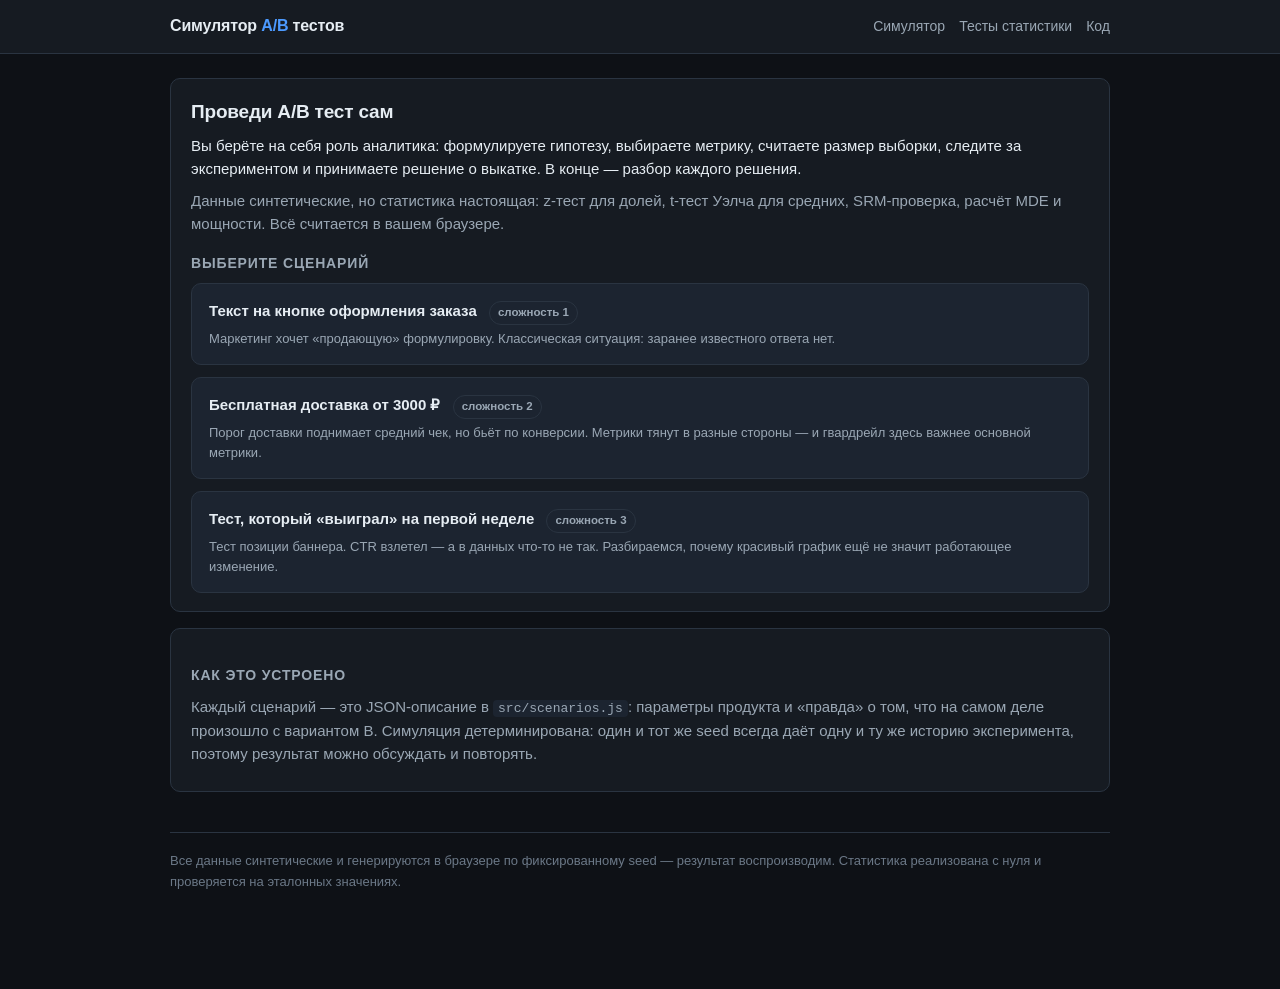
<file: index.html>
<!DOCTYPE html>
<html lang="ru">
<head>
<meta charset="utf-8">
<meta name="viewport" content="width=device-width, initial-scale=1">
<title>Симулятор A/B тестов — тренажёр аналитика</title>
<meta name="description" content="Интерактивный тренажёр A/B тестов: гипотеза, MDE, мощность, статистика и разбор собственных ошибок. Всё считается в браузере, данные синтетические.">
<link rel="stylesheet" href="styles.css">
<link rel="icon" href="data:image/svg+xml,<svg xmlns='http://www.w3.org/2000/svg' viewBox='0 0 32 32'><text y='26' font-size='26'>🧪</text></svg>">
</head>
<body>
<header class="site">
  <div class="wrap">
    <div class="brand">Симулятор <span>A/B</span> тестов</div>
    <nav class="top">
      <a href="#" id="nav-sim">Симулятор</a>
      <a href="tests.html">Тесты статистики</a>
      <a href="https://github.com/mishandri/simulator-ab" id="nav-src" target="_blank" rel="noopener">Код</a>
    </nav>
  </div>
</header>

<div class="wrap">
  <div id="app"></div>
  <footer class="site">
    Все данные синтетические и генерируются в браузере по фиксированному seed — результат воспроизводим.
    Статистика реализована с нуля и проверяется на эталонных значениях.
  </footer>
</div>

<script type="module" src="src/app.js"></script>
</body>
</html>
</file>
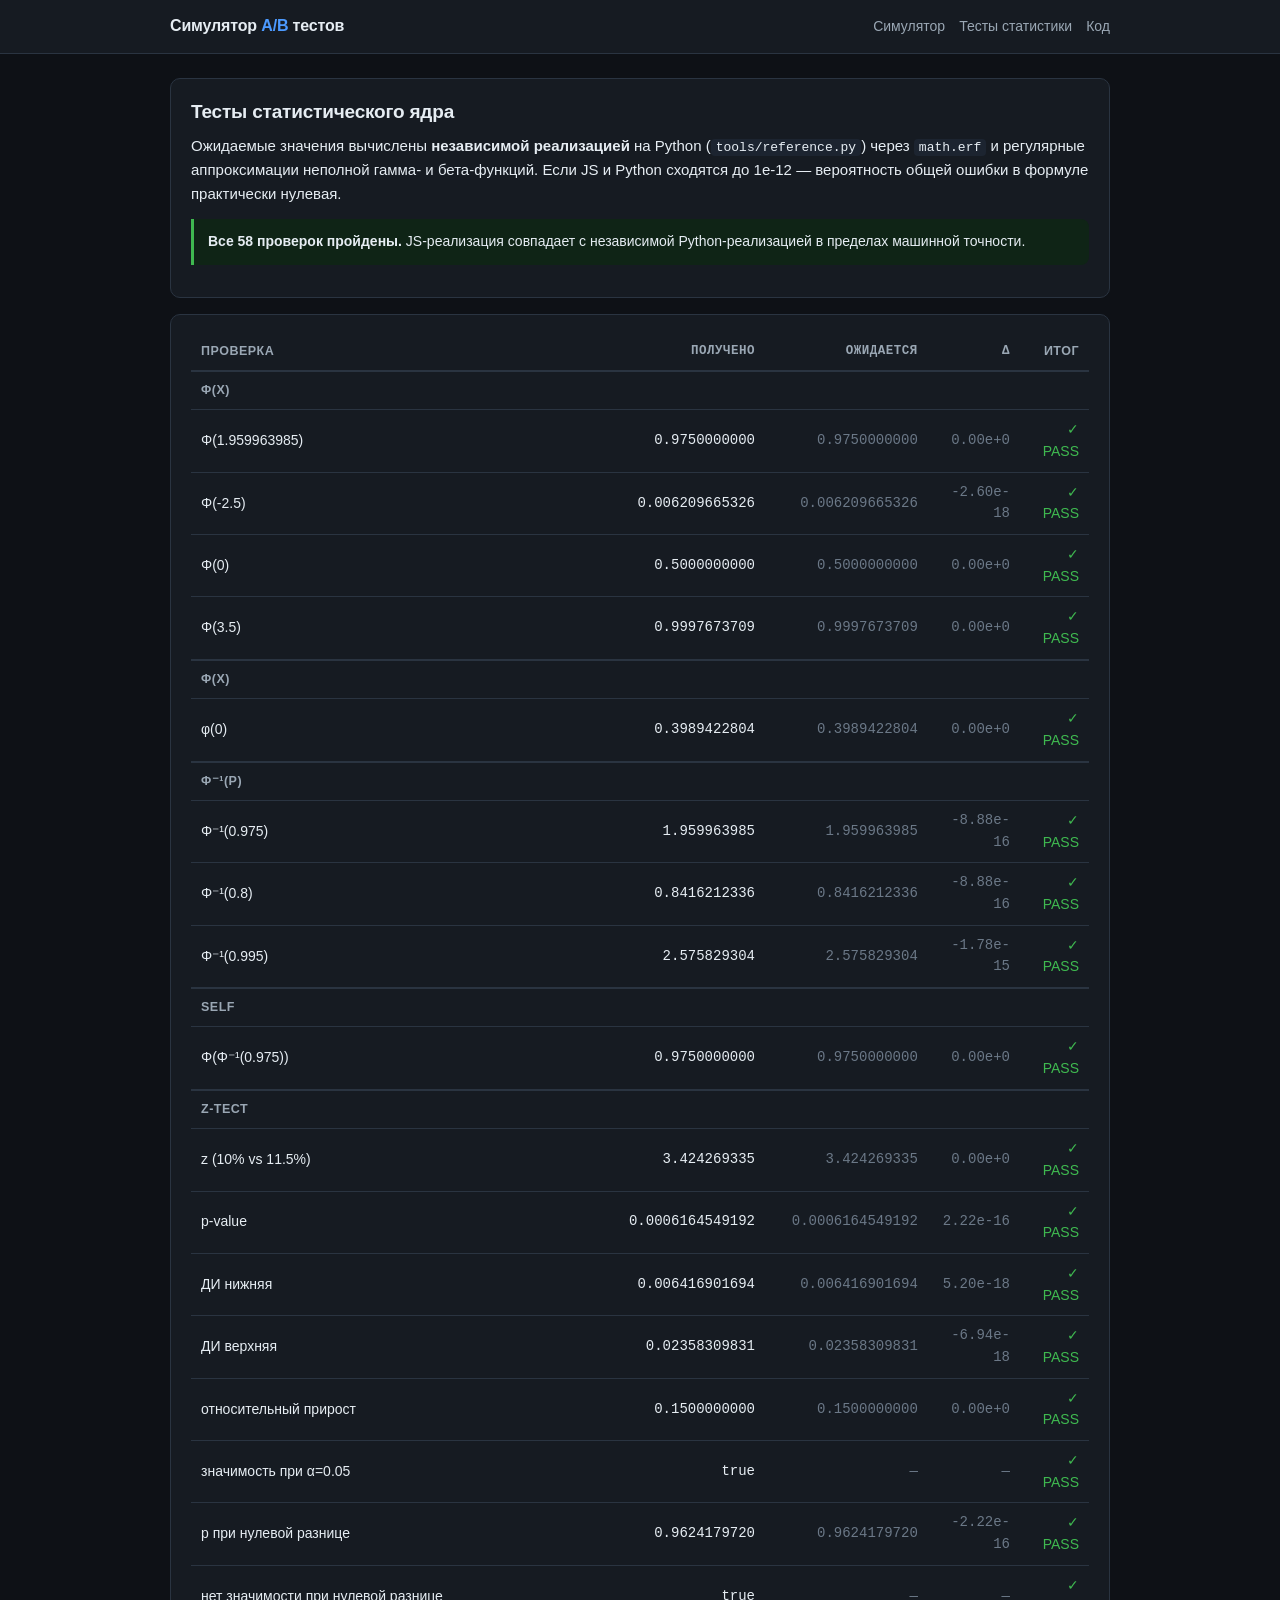
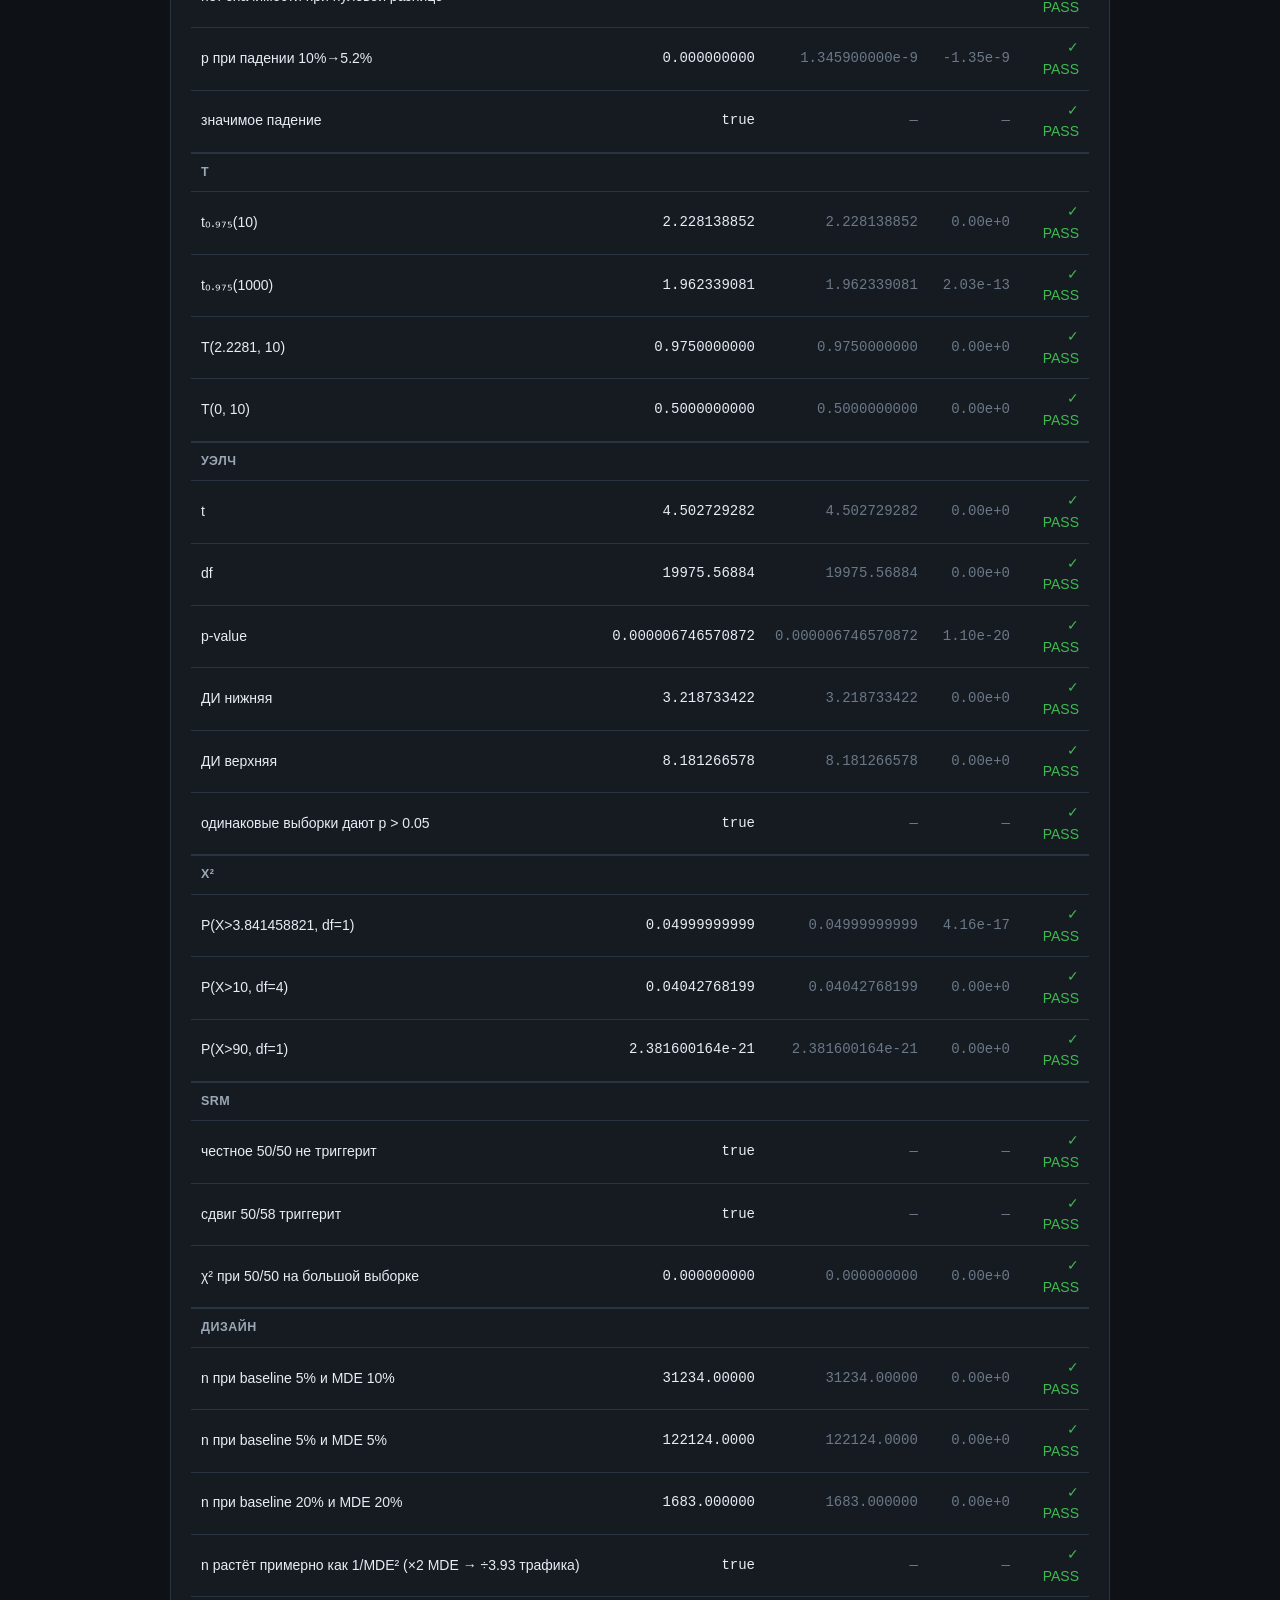
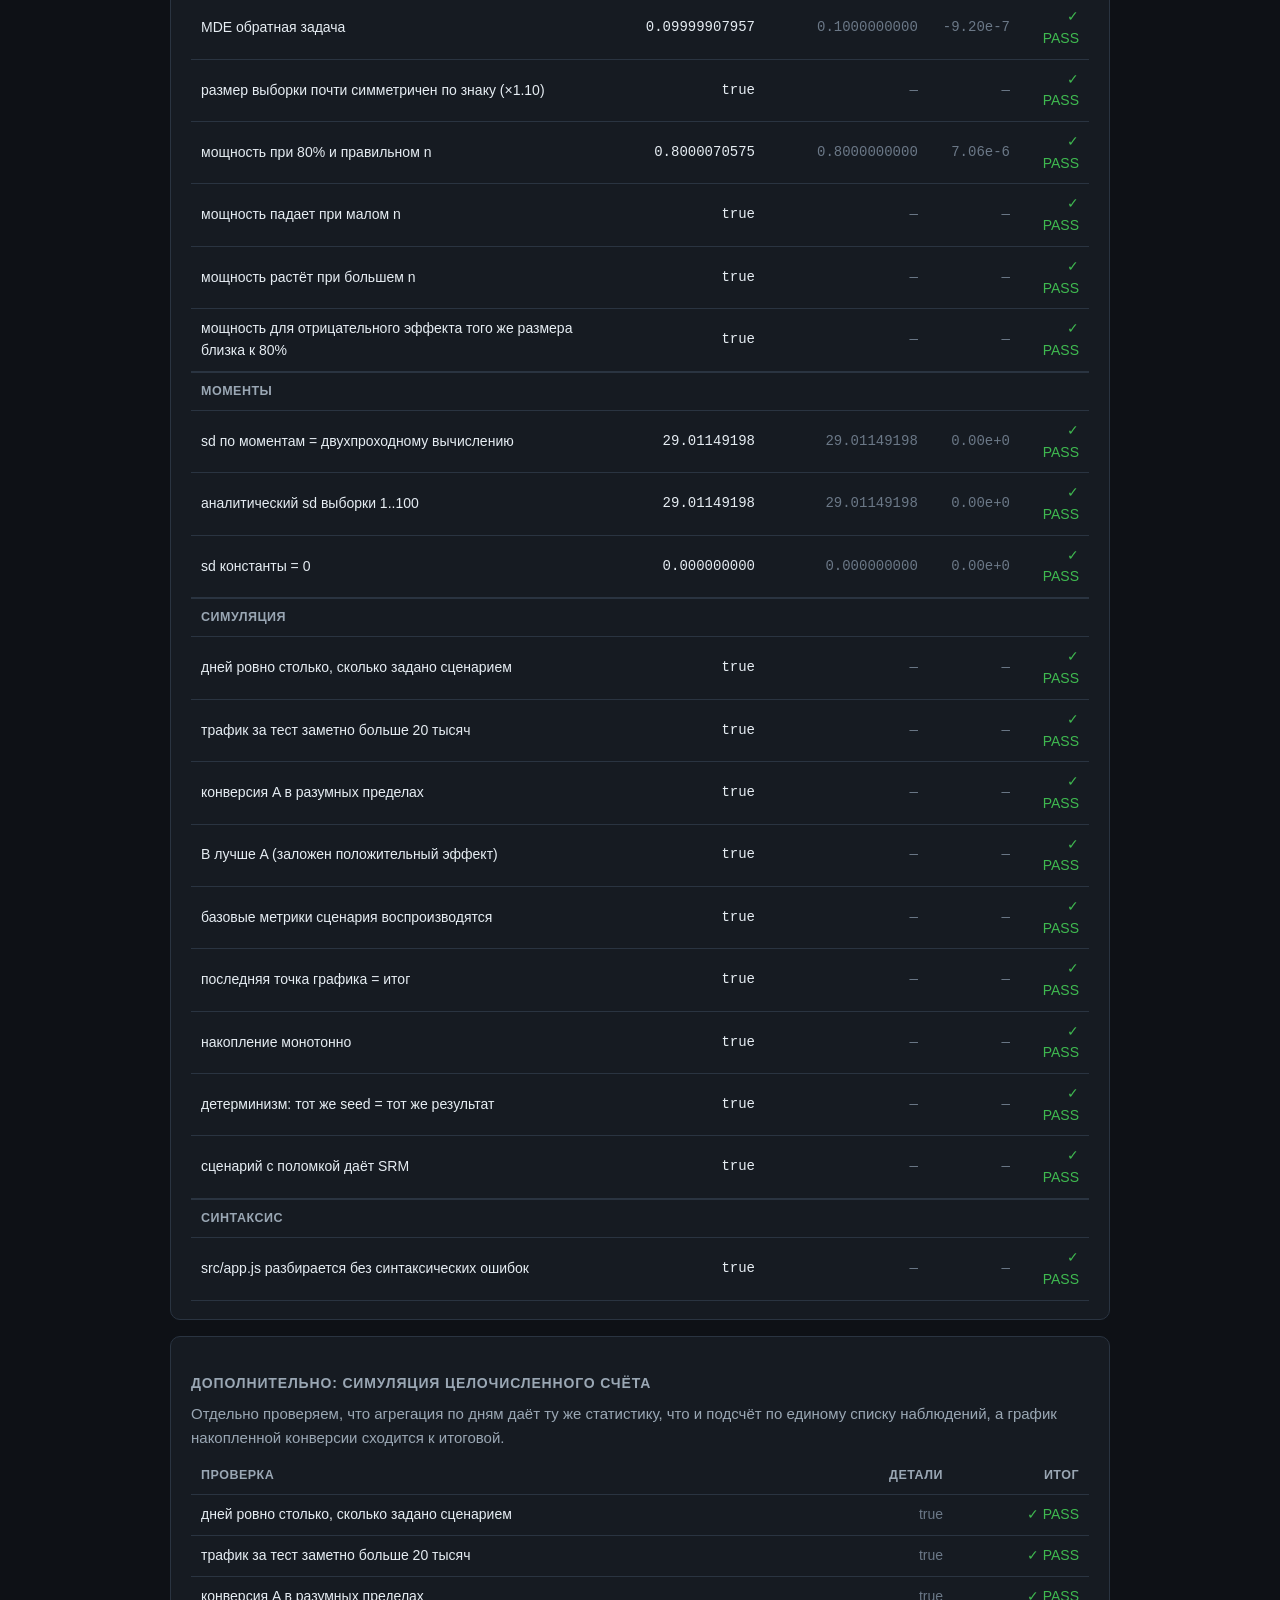
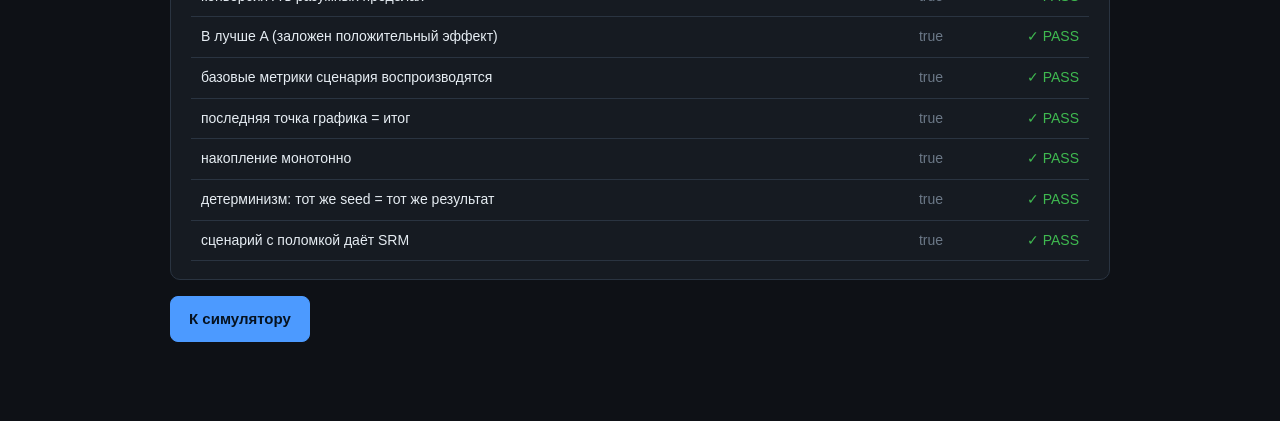
<file: tests.html>
<!DOCTYPE html>
<html lang="ru">
<head>
<meta charset="utf-8">
<meta name="viewport" content="width=device-width, initial-scale=1">
<title>Тесты статистики — Симулятор A/B тестов</title>
<link rel="stylesheet" href="styles.css">
<link rel="icon" href="data:image/svg+xml,<svg xmlns='http://www.w3.org/2000/svg' viewBox='0 0 32 32'><text y='26' font-size='26'>🧪</text></svg>">
</head>
<body>
<header class="site">
  <div class="wrap">
    <div class="brand">Симулятор <span>A/B</span> тестов</div>
    <nav class="top">
      <a href="index.html">Симулятор</a>
      <a href="tests.html">Тесты статистики</a>
      <a href="https://github.com/mishandri/simulator-ab" id="nav-src" target="_blank" rel="noopener">Код</a>
    </nav>
  </div>
</header>

<div class="wrap">
  <div class="card">
    <h2>Тесты статистического ядра</h2>
    <p class="lead">Ожидаемые значения вычислены <b>независимой реализацией</b> на Python
    (<code>tools/reference.py</code>) через <code>math.erf</code> и регулярные аппроксимации
    неполной гамма- и бета-функций. Если JS и Python сходятся до 1e-12 — вероятность общей
    ошибки в формуле практически нулевая.</p>
    <div id="summary" class="note">Запускаем…</div>
  </div>
  <div class="card">
    <table id="results">
      <tr><th>Проверка</th><th class="num">Получено</th><th class="num">Ожидается</th><th class="num">Δ</th><th>Итог</th></tr>
      <tbody></tbody>
    </table>
  </div>
  <div class="card">
    <h3>Дополнительно: симуляция целочисленного счёта</h3>
    <p>Отдельно проверяем, что агрегация по дням даёт ту же статистику, что и подсчёт по
    единому списку наблюдений, а график накопленной конверсии сходится к итоговой.</p>
    <table id="simtests">
      <tr><th>Проверка</th><th>Детали</th><th>Итог</th></tr>
      <tbody></tbody>
    </table>
  </div>
  <div class="row">
    <a href="index.html"><button class="primary">К симулятору</button></a>
  </div>
</div>

<script type="module">
import {
  normCdf, normInv, normPdf, twoProportionZTest, welchFromStats, welchTTest,
  studentTCdf, studentTInv, chi2SF, srmCheck, sampleSizeProportion, mdeForProportion,
  powerForProportion, sdFromMoments,
} from './src/stats.js';
import { runExperiment, aggregate, cumulativeByDay } from './src/sim.js';
import { getScenario } from './src/scenarios.js';

const rows = [];
function check(group, name, got, expected, tol = 1e-9) {
  const ok = typeof got === 'boolean' ? got === expected
    : Math.abs(got - expected) <= tol * Math.max(1, Math.abs(expected));
  rows.push({ group, name, got, expected, ok });
}
const bool = (group, name, got) => rows.push({ group, name, got: String(got), expected: '—', ok: !!got });

/* ---------- нормальное распределение ---------- */
check('Φ(x)', 'Φ(1.959963985)', normCdf(1.959963985), 0.9750000000268815, 1e-9);
check('Φ(x)', 'Φ(-2.5)', normCdf(-2.5), 0.006209665325776139, 1e-12);
check('Φ(x)', 'Φ(0)', normCdf(0), 0.5, 1e-12);
check('Φ(x)', 'Φ(3.5)', normCdf(3.5), 0.9997673709209645, 1e-11);
check('φ(x)', 'φ(0)', normPdf(0), 0.3989422804014327, 1e-12);
check('Φ⁻¹(p)', 'Φ⁻¹(0.975)', normInv(0.975), 1.9599639845400545, 1e-10);
check('Φ⁻¹(p)', 'Φ⁻¹(0.8)', normInv(0.8), 0.8416212335729141, 1e-10);
check('Φ⁻¹(p)', 'Φ⁻¹(0.995)', normInv(0.995), 2.5758293035488986, 1e-10);
check('self', 'Φ(Φ⁻¹(0.975))', normCdf(normInv(0.975)), 0.975, 1e-12);

/* ---------- z-тест для долей ---------- */
let r = twoProportionZTest(1000, 10000, 1150, 10000);
check('z-тест', 'z (10% vs 11.5%)', r.z, 3.4242693353108837, 1e-10);
check('z-тест', 'p-value', r.pValue, 0.0006164549192146929, 1e-10);
check('z-тест', 'ДИ нижняя', r.ci[0], 0.006416901693801845, 1e-10);
check('z-тест', 'ДИ верхняя', r.ci[1], 0.023583098306198154, 1e-10);
check('z-тест', 'относительный прирост', r.relLift, 0.15, 1e-12);
bool('z-тест', 'значимость при α=0.05', r.significant === true);

r = twoProportionZTest(1000, 10000, 1002, 10000);
check('z-тест', 'p при нулевой разнице', r.pValue, 0.9624179720259562, 1e-10);
bool('z-тест', 'нет значимости при нулевой разнице', r.significant === false);

r = twoProportionZTest(500, 5000, 260, 5000);
check('z-тест', 'p при падении 10%→5.2%', r.pValue, 1.3459e-09, 5e-3);
bool('z-тест', 'значимое падение', r.significant === true);

/* ---------- t-распределение ---------- */
check('t', 't₀.₉₇₅(10)', studentTInv(0.975, 10), 2.228138851986274, 1e-10);
check('t', 't₀.₉₇₅(1000)', studentTInv(0.975, 1000), 1.9623390808264358, 1e-10);
check('t', 'T(2.2281, 10)', studentTCdf(2.228138851986274, 10), 0.975, 1e-12);
check('t', 'T(0, 10)', studentTCdf(0, 10), 0.5, 1e-12);

/* ---------- t-тест Уэлча ---------- */
const wa = welchFromStats(
  { meanA: 102.4, sdA: 88, nA: 10000 },
  { meanB: 108.1, sdB: 91, nB: 10000 }
);
check('Уэлч', 't', wa.t, 4.502729281540168, 1e-9);
check('Уэлч', 'df', wa.df, 19975.56884426566, 1e-9);
check('Уэлч', 'p-value', wa.pValue, 6.746570872190815e-06, 1e-6);
check('Уэлч', 'ДИ нижняя', wa.ci[0], 3.2187334219296115, 1e-9);
check('Уэлч', 'ДИ верхняя', wa.ci[1], 8.181266578070366, 1e-9);

const raw = [];
for (let i = 0; i < 5000; i++) raw.push(i / 50);
const wb = welchTTest(raw, raw.map((v) => v + 1.1));
bool('Уэлч', 'одинаковые выборки дают p > 0.05', wb.pValue > 0.05);

/* ---------- хи-квадрат и SRM ---------- */
check('χ²', 'P(X>3.841458821, df=1)', chi2SF(3.841458821, 1), 0.049999999990879, 1e-8);
check('χ²', 'P(X>10, df=4)', chi2SF(10, 4), 0.04042768199451279, 1e-10);
check('χ²', 'P(X>90, df=1)', chi2SF(90, 1), 2.3816001643962974e-21, 1e-9);

bool('SRM', 'честное 50/50 не триггерит', srmCheck(100000, 100000).srm === false);
bool('SRM', 'сдвиг 50/58 триггерит', srmCheck(95000, 105000).srm === true);
check('SRM', 'χ² при 50/50 на большой выборке', srmCheck(20000, 20000).chi2, 0, 1e-12);

/* ---------- MDE / мощность / выборка ---------- */
check('дизайн', 'n при baseline 5% и MDE 10%', sampleSizeProportion(0.05, 0.10), 31234, 0);
check('дизайн', 'n при baseline 5% и MDE 5%', sampleSizeProportion(0.05, 0.05), 122124, 0);
check('дизайн', 'n при baseline 20% и MDE 20%', sampleSizeProportion(0.20, 0.20), 1683, 0);
const mdeRatio = sampleSizeProportion(0.05, 0.04) / sampleSizeProportion(0.05, 0.08);
bool('дизайн', 'n растёт примерно как 1/MDE² (×2 MDE → ÷3.93 трафика)', mdeRatio > 3.8 && mdeRatio < 4.2);
check('дизайн', 'MDE обратная задача', mdeForProportion(0.05, 31234, 0.8, 0.05), 0.1, 1e-6);
{
  // размер выборки почти симметричен по знаку эффекта (различие — из-за асимметрии долей)
  const nPos = sampleSizeProportion(0.05, 0.1);
  const nNeg = sampleSizeProportion(0.05, -0.1);
  const ratioN = Math.max(nPos, nNeg) / Math.min(nPos, nNeg);
  bool('дизайн', `размер выборки почти симметричен по знаку (×${ratioN.toFixed(2)})`, ratioN < 1.15);
}
check('дизайн', 'мощность при 80% и правильном n', powerForProportion(0.05, 0.1, 31234, 0.05), 0.8, 2e-3);
bool('дизайн', 'мощность падает при малом n', powerForProportion(0.05, 0.1, 5000, 0.05) < 0.5);
bool('дизайн', 'мощность растёт при большем n', powerForProportion(0.05, 0.1, 200000, 0.05) > 0.99);
bool('дизайн', 'мощность для отрицательного эффекта того же размера близка к 80%', Math.abs(powerForProportion(0.05, -0.1, 31234, 0.05) - 0.8) < 0.06);

/* ---------- моменты и симуляция ---------- */
// sd по моментам должен совпадать с честным двухпроходным вычислением
const seq = Array.from({ length: 100 }, (_, i) => i + 1);
const seqSum = seq.reduce((a, b) => a + b, 0);
const seqSumSq = seq.reduce((a, b) => a + b * b, 0);
const seqMean = seqSum / seq.length;
const twoPass = Math.sqrt(seq.reduce((s, v) => s + (v - seqMean) ** 2, 0) / (seq.length - 1));
check('моменты', 'sd по моментам = двухпроходному вычислению', sdFromMoments(seqSum, seqSumSq, 100), twoPass, 1e-10);
check('моменты', 'аналитический sd выборки 1..100', sdFromMoments(seqSum, seqSumSq, 100), 29.011491975882016, 1e-12);
check('моменты', 'sd константы = 0', sdFromMoments(50 * 1000, 2500 * 1000, 1000), 0, 1e-12);

const sc = getScenario('checkout-button');
const sim = runExperiment(sc, {});
const t = aggregate(sim.days);
bool('симуляция', 'дней ровно столько, сколько задано сценарием', sim.days.length === sc.durationDays);
bool('симуляция', 'трафик за тест заметно больше 20 тысяч', t.visitors.A + t.visitors.B > 20000);
bool('симуляция', 'конверсия A в разумных пределах', t.conv.A / t.visitors.A > 0.05 && t.conv.A / t.visitors.A < 0.16);
bool('симуляция', 'B лучше A (заложен положительный эффект)', t.conv.B / t.visitors.B > t.conv.A / t.visitors.A);
bool('симуляция', 'базовые метрики сценария воспроизводятся', Math.abs(t.clicks.A / t.visitors.A - sc.baselineCtr) < 0.02);
const cum = cumulativeByDay(sim.days);
bool('симуляция', 'последняя точка графика = итог', Math.abs(cum.at(-1).rateA - t.conv.A / t.visitors.A) < 1e-12);
bool('симуляция', 'накопление монотонно', cum.every((d, i) => i === 0 || d.cumN_A >= cum[i - 1].cumN_A));

const sim2 = runExperiment(sc, {});
bool('симуляция', 'детерминизм: тот же seed = тот же результат', sim2.total.conv.B === t.conv.B);

const simSrm = runExperiment(getScenario('broken-randomizer'), {});
bool('симуляция', 'сценарий с поломкой даёт SRM', srmCheck(simSrm.total.visitors.A, simSrm.total.visitors.B).srm === true);

/* ---------- синтаксическая проверка интерфейса ---------- */
// app.js нельзя просто импортировать: на этой странице нет нужного DOM и модуль
// упадёт при обращении к элементам. Но ошибка разбора и ошибка исполнения —
// разные вещи, поэтому достаточно убедиться, что это не SyntaxError.
let uiSyntaxOk = true;
let uiErrMessage = '';
try {
  await import('./src/app.js');
} catch (e) {
  uiErrMessage = String((e && e.message) || e);
  if (e instanceof SyntaxError || /SyntaxError|Invalid or unexpected token/i.test(uiErrMessage)) {
    uiSyntaxOk = false;
  }
}
bool('синтаксис', 'src/app.js разбирается без синтаксических ошибок', uiSyntaxOk);

/* ---------- вывод ---------- */
const tb = document.querySelector('#results tbody');
let lastGroup = '';
for (const r of rows) {
  if (r.group !== lastGroup) {
    tb.innerHTML += `<tr><th colspan="5" style="border-top:2px solid #2a3441">${r.group}</th></tr>`;
    lastGroup = r.group;
  }
  const d = typeof r.got === 'number' && typeof r.expected === 'number'
    ? (r.got - r.expected).toExponential(2) : '—';
  tb.innerHTML += `<tr>
    <td>${r.name}</td>
    <td class="num">${typeof r.got === 'number' ? r.got.toPrecision(10) : r.got}</td>
    <td class="num muted">${typeof r.expected === 'number' ? r.expected.toPrecision(10) : r.expected}</td>
    <td class="num muted">${d}</td>
    <td class="${r.ok ? 'pos' : 'neg'}">${r.ok ? '✓ PASS' : '✗ FAIL'}</td>
  </tr>`;
}

const failed = rows.filter((r) => !r.ok);
document.querySelector('#summary').className = failed.length ? 'note bad' : 'note good';
document.querySelector('#summary').innerHTML = failed.length
  ? `<b>Провалено ${failed.length} из ${rows.length}</b><br>` +
    failed.map((r) => `${r.group} → ${r.name}: ${r.got} вместо ${r.expected}`).join('<br>')
  : `<b>Все ${rows.length} проверок пройдены.</b> JS-реализация совпадает с независимой
     Python-реализацией в пределах машинной точности.`;

const st = document.querySelector('#simtests tbody');
for (const r of rows.filter((r) => r.group === 'симуляция')) {
  st.innerHTML += `<tr><td>${r.name}</td><td class="muted">${r.got}</td>
    <td class="${r.ok ? 'pos' : 'neg'}">${r.ok ? '✓ PASS' : '✗ FAIL'}</td></tr>`;
}
</script>
</body>
</html>
</file>
<file: styles.css>
:root {
  --bg: #0e1116;
  --bg-2: #161b22;
  --bg-3: #1c2430;
  --line: #2a3441;
  --fg: #e6edf3;
  --fg-dim: #9aa7b4;
  --fg-faint: #6b7887;
  --accent: #4c9aff;
  --a: #4c9aff;
  --b: #f0883e;
  --good: #3fb950;
  --warn: #d29922;
  --bad: #f85149;
  --radius: 10px;
  --mono: ui-monospace, "SF Mono", "Cascadia Code", Consolas, monospace;
}

* { box-sizing: border-box; }

body {
  margin: 0;
  background: var(--bg);
  color: var(--fg);
  font: 15px/1.55 -apple-system, "Segoe UI", Roboto, Helvetica, Arial, sans-serif;
  -webkit-font-smoothing: antialiased;
}

a { color: var(--accent); }

.wrap { max-width: 980px; margin: 0 auto; padding: 24px 20px 80px; }

/* ---------- шапка ---------- */
header.site {
  border-bottom: 1px solid var(--line);
  background: var(--bg-2);
  position: sticky;
  top: 0;
  z-index: 20;
}
header.site .wrap { padding: 14px 20px; display: flex; align-items: center; gap: 16px; }
.brand { font-weight: 700; font-size: 16px; letter-spacing: -0.01em; }
.brand span { color: var(--accent); }
nav.top { display: flex; gap: 14px; margin-left: auto; font-size: 14px; }
nav.top a { color: var(--fg-dim); text-decoration: none; }
nav.top a:hover { color: var(--fg); }

/* ---------- степпер ---------- */
.stepper {
  display: flex;
  gap: 6px;
  margin: 20px 0 26px;
  flex-wrap: wrap;
}
.stepper .st {
  flex: 1;
  min-width: 96px;
  padding: 8px 10px;
  border: 1px solid var(--line);
  border-radius: 8px;
  font-size: 12.5px;
  color: var(--fg-faint);
  background: var(--bg-2);
  text-align: center;
}
.stepper .st.done { color: var(--fg-dim); border-color: #24405c; }
.stepper .st.now { color: var(--fg); border-color: var(--accent); background: #12243a; font-weight: 600; }
.stepper .st.todo { color: #4a5561; border-color: #1f262f; }
/* Возврат назад: курсор и подсветка только у доступных шагов */
.stepper .st.back { cursor: pointer; user-select: none; }
.stepper .st.back:hover { border-color: var(--accent); color: var(--fg); background: #12243a; }
.stepper .st.back:focus-visible { outline: 2px solid var(--accent); outline-offset: 1px; }
.stepper .st.now { cursor: default; }

/* ---------- карточки ---------- */
.card {
  background: var(--bg-2);
  border: 1px solid var(--line);
  border-radius: var(--radius);
  padding: 18px 20px;
  margin-bottom: 16px;
}
.card h2 { margin: 0 0 6px; font-size: 19px; letter-spacing: -0.01em; }
.card h3 { margin: 18px 0 8px; font-size: 14px; text-transform: uppercase; letter-spacing: 0.06em; color: var(--fg-dim); }
.card p { margin: 8px 0; color: var(--fg-dim); }
.card p.lead { color: var(--fg); }

label { display: block; font-size: 13px; color: var(--fg-dim); margin: 14px 0 6px; }
input[type="text"], input[type="number"], textarea, select {
  width: 100%;
  padding: 10px 12px;
  background: var(--bg-3);
  border: 1px solid var(--line);
  border-radius: 8px;
  color: var(--fg);
  font: inherit;
}
textarea { min-height: 78px; resize: vertical; }
input[type="range"] { width: 100%; accent-color: var(--accent); }

button {
  font: inherit;
  padding: 10px 18px;
  border-radius: 8px;
  border: 1px solid var(--line);
  background: var(--bg-3);
  color: var(--fg);
  cursor: pointer;
}
button:hover:not(:disabled) { border-color: var(--accent); }
button:disabled { opacity: 0.45; cursor: not-allowed; }
button.primary { background: var(--accent); border-color: var(--accent); color: #06121f; font-weight: 600; }
button.danger { border-color: #5a2725; color: #ff9d96; }
button.danger:hover:not(:disabled) { border-color: var(--bad); }
.row { display: flex; gap: 10px; flex-wrap: wrap; margin-top: 16px; }

/* ---------- опции-карточки ---------- */
.options { display: grid; gap: 10px; margin-top: 6px; }
.opt {
  display: flex;
  gap: 12px;
  align-items: flex-start;
  padding: 13px 15px;
  border: 1px solid var(--line);
  border-radius: var(--radius);
  background: var(--bg-3);
  cursor: pointer;
}
.opt:hover { border-color: #3d5f85; }
.opt.sel { border-color: var(--accent); background: #12243a; }
/* Метрика, которой нет в симуляции: не выбирается и не выглядит доступной */
.opt.off {
  opacity: .55;
  cursor: not-allowed;
  border-style: dashed;
  background: transparent;
}
.opt.off:hover { border-color: var(--line); }
.opt .t .tag.off {
  border-color: var(--fg-faint);
  color: var(--fg-faint);
  margin-left: 8px;
  font-size: 10.5px;
  vertical-align: 1px;
}

/* ---------- всплывающие подсказки ---------- */
.tip {
  display: inline-flex;
  align-items: center;
  justify-content: center;
  /* Кружок — это <button>, поэтому на него действуют общие для кнопок
     padding и min-width: auto. Как флекс-элемент он не сжимается ниже
     своего содержимого, и без этих двух строк вместо круга выходил овал. */
  padding: 0;
  min-width: 0;
  width: 15px;
  height: 15px;
  flex: 0 0 auto;
  margin-left: 6px;
  border: 1px solid var(--line);
  border-radius: 50%;
  background: var(--bg-3);
  color: var(--fg-faint);
  font-size: 10px;
  line-height: 1;
  cursor: help;
  vertical-align: 1px;
  transition: color .12s, border-color .12s;
}
/* Подсказка раскрывается по наведению на весь блок: .tip-body лежит рядом
   с кружком, а не внутри него, поэтому селектор должен быть от .tip-wrap.
   С кругом он не срабатывал никогда — подсказки просто не появлялись. */
.tip-wrap:hover .tip, .tip-wrap:focus-visible .tip {
  color: var(--accent);
  border-color: var(--accent);
  outline: none;
}
.tip-wrap { position: relative; display: inline-flex; align-items: center; }
/* Мост между кружком и карточкой. Без него указатель, идя от «?» к тексту,
   проходит через 8-пиксельный зазор: :hover на .tip-wrap теряется, карточка
   гаснет и на текст уже нельзя навести — ровно то поведение, из-за которого
   подсказки кажутся «неработающими». Псевдоэлемент остаётся частью
   .tip-wrap, поэтому наведение на него не разрывает hover. */
.tip-wrap::before {
  content: '';
  position: absolute;
  left: 0;
  right: 0;
  bottom: 100%;
  height: 10px;
}

.tip-body {
  position: absolute;
  bottom: calc(100% + 8px);
  left: 50%;
  transform: translateX(-50%) translateY(3px);
  width: 280px;
  padding: 10px 12px;
  border: 1px solid var(--line);
  border-radius: 8px;
  background: #0b0f14;
  color: var(--fg);
  font-size: 12.5px;
  line-height: 1.5;
  box-shadow: 0 8px 24px rgba(0, 0, 0, .55);
  opacity: 0;
  pointer-events: none;
  transition: opacity .14s ease, transform .14s ease;
  z-index: 60;
  text-transform: none;
  letter-spacing: normal;
  font-weight: 400;
}
.tip-wrap:hover .tip-body,
.tip-wrap:focus-visible .tip-body,
.tip-wrap:focus-within .tip-body {
  opacity: 1;
  transform: translateX(-50%) translateY(0);
}
.tip-body b { color: var(--accent); }
/* Подсказка у правого края экрана не должна уезжать за вьюпорт */
.tip-wrap.right .tip-body { left: auto; right: -8px; transform: translateY(3px); }
.tip-wrap.right:hover .tip-body,
.tip-wrap.right:focus-visible .tip-body,
.tip-wrap.right:focus-within .tip-body { transform: translateY(0); }

/* По клику тоже: на тач-устройствах и на трекпадах наведения нет.
   Клик переклюляет класс, который держит подсказку открытой. */
.tip-wrap.open .tip-body { opacity: 1; transform: translateX(-50%) translateY(0); }
.tip-wrap.right.open .tip-body { transform: translateY(0); }

.opt input { margin-top: 3px; accent-color: var(--accent); }
.opt .t { font-weight: 600; }
/* Метрика, занятая под гвардрайл: её нельзя взять основной */
.opt.guard { border-style: dashed; }
.opt.guard .t { color: var(--fg-dim); }
.tag.guard {
  border-color: var(--warn);
  color: var(--warn);
  margin-left: 8px;
  font-size: 11px;
  vertical-align: 1px;
}
/* Пометка на недействительных метриках при SRM */
.tag.warn {
  border-color: var(--warn);
  color: var(--warn);
  margin-left: 6px;
  font-size: 10.5px;
  vertical-align: 1px;
}
.opt .d { font-size: 13px; color: var(--fg-dim); margin-top: 2px; }

/* ---------- блок параметров теста ---------- */
.params {
  border: 1px solid var(--line);
  border-radius: var(--radius);
  background: var(--bg-3);
  padding: 16px 18px 6px;
  margin: 14px 0;
}
.params label { margin-top: 18px; }
.params label:first-of-type { margin-top: 2px; }
.params .row { margin: 16px 0 12px; }

/* Подсказки под ползунками: что нажать и почему */
.hint {
  margin: 8px 0 4px;
  padding: 9px 12px;
  border-left: 3px solid var(--line);
  border-radius: 0 8px 8px 0;
  background: #11161d;
  color: var(--fg-dim);
  font-size: 13px;
  line-height: 1.5;
}
.hint b { color: var(--fg); }
.hint.ok { border-left-color: var(--good); }
.hint.up { border-left-color: var(--accent); }
.hint.down { border-left-color: var(--warn); }

/* ---------- пара гипотез H0 / H1 ---------- */
.hypo-pair {
  display: grid;
  grid-template-columns: 1fr 1fr;
  gap: 12px;
  margin: 8px 0 4px;
}
.hypo {
  border: 1px solid var(--line);
  border-left-width: 3px;
  border-radius: 0 8px 8px 0;
  background: var(--bg-3);
  padding: 12px 14px;
}
.hypo.h0 { border-left-color: var(--fg-faint); }
.hypo.h1 { border-left-color: var(--accent); }
.hypo p { margin: 8px 0 6px; color: var(--fg); font-size: 14px; }
.hypo .b { font-size: 13px; color: var(--fg-dim); }
/* Сетка ориентиров: четыре короткие карточки в два ряда */
.hypo-pair.compact { grid-template-columns: 1fr 1fr; gap: 8px; margin: 8px 0 14px; }
.hypo-pair.compact .hypo { padding: 10px 12px; border-left-width: 3px; }
.hypo-pair.compact .hypo .tag { display: inline-block; margin-bottom: 4px; }
.hypo-pair.compact .hypo p { margin: 2px 0 0; font-size: 13px; color: var(--fg-dim); }

@media (max-width: 640px) {
  .hypo-pair { grid-template-columns: 1fr; }
}

/* ---------- таблицы ---------- */
/* Таблицы с числовыми колонками на телефоне не помещаются: шапка «Выручка/сессия»
   плюс четыре числа требуют больше, чем есть в 360px. Раньше таблица шириной 100%
   растягивала колонки и последние уезжали за край карточки — обрезанный столбец
   читается как «данных нет», а это худший вид поломки. Теперь таблица сохраняет
   естественную ширину, а прокручивается контейнер: движением пальца вбок. */
.table-scroll {
  overflow-x: auto;
  -webkit-overflow-scrolling: touch;
  margin: 0 -2px;
}
/* Ширина по содержимому удерживает колонки от сплющивания на широком экране,
   где им есть место. На узком экране правило снимается — см. медиазапрос. */
.table-scroll table { min-width: max-content; }

table { width: 100%; border-collapse: collapse; font-size: 14px; }
th, td { text-align: right; padding: 9px 10px; border-bottom: 1px solid var(--line); }
th:first-child, td:first-child { text-align: left; }
th { color: var(--fg-dim); font-weight: 600; font-size: 12.5px; text-transform: uppercase; letter-spacing: 0.04em; }
td.num, th.num { font-family: var(--mono); font-variant-numeric: tabular-nums; }
tr.hl td { background: #132335; }

.pos { color: var(--good); }
.neg { color: var(--bad); }
.muted { color: var(--fg-faint); }

/* ---------- баннеры ---------- */
.note {
  border-left: 3px solid var(--accent);
  background: #10203a;
  padding: 12px 14px;
  border-radius: 0 8px 8px 0;
  margin: 14px 0;
  font-size: 14px;
}
.note.warn { border-color: var(--warn); background: #2b2208; }
.note.bad { border-color: var(--bad); background: #2d1315; }
.note.good { border-color: var(--good); background: #0f2416; }

.grid2 { display: grid; grid-template-columns: 1fr 1fr; gap: 16px; }
.kpi { display: flex; justify-content: space-between; padding: 8px 0; border-bottom: 1px dashed var(--line); font-size: 14px; }
.kpi .v { font-family: var(--mono); font-variant-numeric: tabular-nums; }

/* ---------- прогресс ---------- */
.bar { height: 10px; background: var(--bg-3); border-radius: 6px; overflow: hidden; border: 1px solid var(--line); }
.bar > i { display: block; height: 100%; background: linear-gradient(90deg, var(--accent), #7db8ff); transition: width 0.3s; }

.chart { width: 100%; height: auto; background: var(--bg-3); border: 1px solid var(--line); border-radius: 8px; }
.legend { display: flex; gap: 18px; font-size: 13px; color: var(--fg-dim); margin-top: 8px; }
.legend i { display: inline-block; width: 10px; height: 10px; border-radius: 2px; margin-right: 6px; vertical-align: -1px; }

.issues { display: grid; gap: 10px; }
.issue {
  border: 1px solid var(--line);
  border-left-width: 3px;
  border-radius: 0 8px 8px 0;
  padding: 12px 14px;
  background: var(--bg-3);
}
.issue.err { border-left-color: var(--bad); }
.issue.miss { border-left-color: var(--warn); }
.issue.ok { border-left-color: var(--good); }
.issue .h { font-weight: 600; margin-bottom: 4px; }
.issue .b { font-size: 13.5px; color: var(--fg-dim); }

.tag {
  display: inline-block;
  font-size: 11.5px;
  padding: 2px 8px;
  border-radius: 20px;
  border: 1px solid var(--line);
  color: var(--fg-dim);
  background: var(--bg-3);
}

.scenario-pick { display: grid; gap: 12px; }
.sc {
  padding: 15px 17px;
  border: 1px solid var(--line);
  border-radius: var(--radius);
  background: var(--bg-3);
  cursor: pointer;
}
.sc:hover { border-color: #3d5f85; }
.sc .t { font-weight: 600; }
.sc .m { font-size: 13px; color: var(--fg-dim); margin-top: 4px; }

footer.site { border-top: 1px solid var(--line); margin-top: 40px; padding: 18px 0; color: var(--fg-faint); font-size: 13px; }

code { font-family: var(--mono); background: var(--bg-3); padding: 1px 5px; border-radius: 4px; font-size: 13px; }

/* Две формы подписи метрики: полная и короткая. Показываем полную по умолчанию,
   короткую переключает медиазапрос ниже. Правило обязано стоять ДО медиазапроса:
   при равной специфичности побеждает последнее, и объявленное после правило
   тихо отменило бы переключение на телефоне. */
.wide { display: inline; }
.narrow { display: none; }

@media (max-width: 640px) {
  .grid2 { grid-template-columns: 1fr; }
  .stepper .st { min-width: 68px; font-size: 11.5px; }

  /* Подобрано под 360px: пять колонок с числами занимают там всю ширину
     ровно, без горизонтальной прокрутки. Числа пришлось ужать до 12px —
     иначе таблица шага 4 шире экрана на 100px. */
  .table-scroll table { min-width: 0; }
  table { font-size: 12px; }
  th, td { padding: 7px 3px; overflow-wrap: break-word; }
  th { font-size: 10px; letter-spacing: 0; }
  .card { padding: 14px 12px; }
  .kpi { font-size: 13.5px; }

  /* Короткая форма подписи: «Выручка на сессию (ARPU)» занимала 140px
     и выдавливала колонки с числами за край экрана. */
  .wide { display: none; }
  .narrow { display: inline; }
}
</file>
